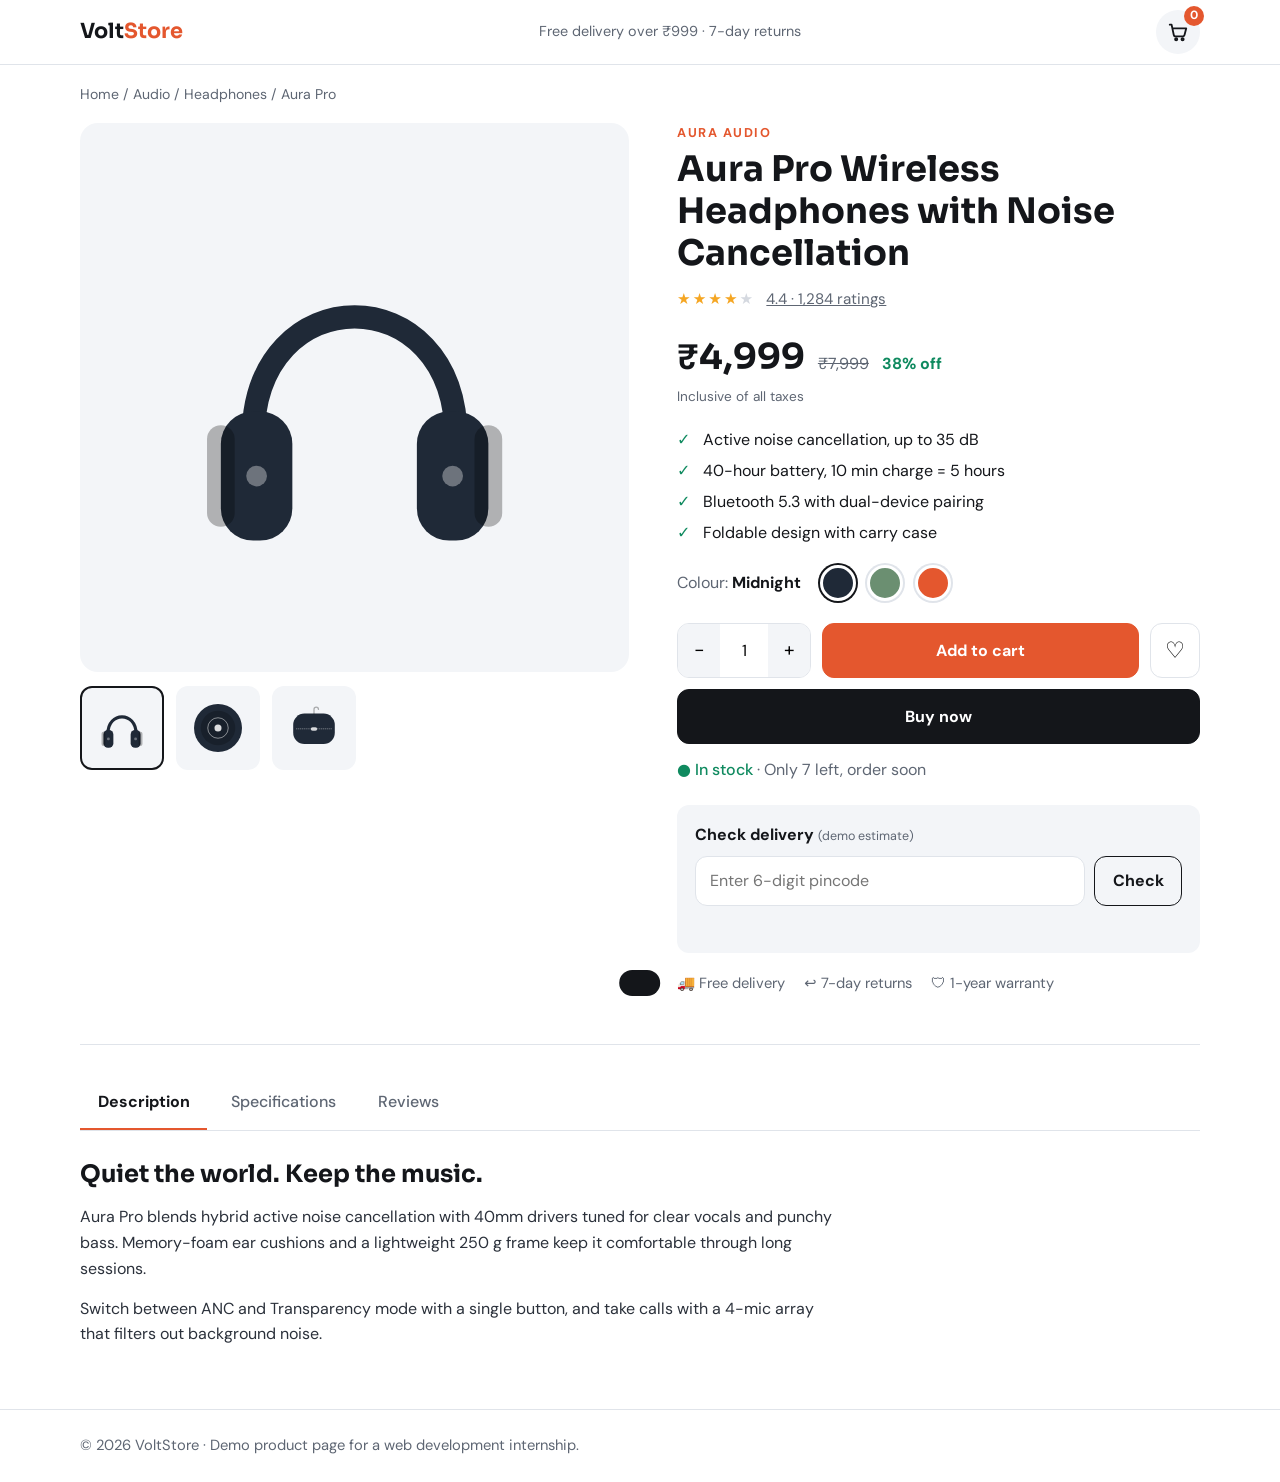
<file: index.html>
<!DOCTYPE html>
<html lang="en">
<head>
  <meta charset="UTF-8">
  <meta name="viewport" content="width=device-width, initial-scale=1">
  <title>Aura Pro Wireless Headphones | Product Page</title>
  <meta name="description" content="Aura Pro wireless headphones with active noise cancellation and 40-hour battery life.">
  <link rel="preconnect" href="https://fonts.googleapis.com">
  <link rel="preconnect" href="https://fonts.gstatic.com" crossorigin>
  <link href="https://fonts.googleapis.com/css2?family=DM+Sans:wght@400;500;700&family=Sora:wght@600;700&display=swap" rel="stylesheet">
  <link rel="stylesheet" href="style.css">
</head>
<body>
  <!-- Shared SVG art (product "photos") -->
  <svg width="0" height="0" style="position:absolute" aria-hidden="true">
    <symbol id="v1" viewBox="0 0 400 400">
      <path class="hp-stroke" d="M112 235 C112 95 288 95 288 235" fill="none" stroke-width="20" stroke-linecap="round"/>
      <rect class="hp-fill" x="84" y="212" width="62" height="112" rx="28"/>
      <rect x="72" y="224" width="24" height="88" rx="12" fill="#000" opacity=".28"/>
      <rect class="hp-fill" x="254" y="212" width="62" height="112" rx="28"/>
      <rect x="304" y="224" width="24" height="88" rx="12" fill="#000" opacity=".28"/>
      <circle cx="115" cy="268" r="9" fill="#fff" opacity=".35"/>
      <circle cx="285" cy="268" r="9" fill="#fff" opacity=".35"/>
    </symbol>
    <symbol id="v2" viewBox="0 0 400 400">
      <circle class="hp-fill" cx="200" cy="200" r="150"/>
      <circle cx="200" cy="200" r="108" fill="#000" opacity=".22"/>
      <circle cx="200" cy="200" r="64" fill="none" stroke="#fff" stroke-opacity=".5" stroke-width="6"/>
      <circle cx="200" cy="200" r="22" fill="#fff" opacity=".85"/>
      <rect x="188" y="40" width="24" height="10" rx="5" fill="#fff" opacity=".5"/>
    </symbol>
    <symbol id="v3" viewBox="0 0 400 400">
      <rect class="hp-fill" x="70" y="110" width="260" height="190" rx="70"/>
      <path d="M90 205 H310" stroke="#fff" stroke-opacity=".45" stroke-width="5" stroke-dasharray="3 9" stroke-linecap="round"/>
      <rect x="180" y="195" width="40" height="22" rx="11" fill="#fff" opacity=".8"/>
      <path d="M200 110 v-26 a14 14 0 0 1 28 0" fill="none" stroke="#000" stroke-opacity=".3" stroke-width="8" stroke-linecap="round"/>
    </symbol>
  </svg>

  <header class="top">
    <div class="wrap top-row">
      <a href="#" class="logo">Volt<span>Store</span></a>
      <p class="promo">Free delivery over ₹999 · 7-day returns</p>
      <button class="cart-btn" id="openCart" aria-label="Open cart" aria-controls="drawer" aria-haspopup="dialog">
        <svg viewBox="0 0 24 24" width="22" height="22" fill="none" stroke="currentColor" stroke-width="2" stroke-linecap="round" stroke-linejoin="round" aria-hidden="true"><path d="M3 4h2l2.4 11.2a2 2 0 0 0 2 1.6h7.7a2 2 0 0 0 2-1.5L21 8H6"/><circle cx="10" cy="20" r="1.2"/><circle cx="17" cy="20" r="1.2"/></svg>
        <span class="badge" id="cartCount">0</span>
      </button>
    </div>
  </header>

  <main class="wrap" id="main">
    <nav class="crumbs" aria-label="Breadcrumb">
      <a href="#">Home</a> / <a href="#">Audio</a> / <a href="#">Headphones</a> / <span aria-current="page">Aura Pro</span>
    </nav>

    <section class="product" id="product">
      <!-- Gallery -->
      <div class="gallery">
        <div class="stage" id="stage">
          <svg viewBox="0 0 400 400" role="img" aria-label="Product image"><use id="stageUse" href="#v1"/></svg>
        </div>
        <div class="thumbs" role="group" aria-label="Product images">
          <button class="thumb active" data-view="v1" aria-label="Front view"><svg viewBox="0 0 400 400"><use href="#v1"/></svg></button>
          <button class="thumb" data-view="v2" aria-label="Ear cup close-up"><svg viewBox="0 0 400 400"><use href="#v2"/></svg></button>
          <button class="thumb" data-view="v3" aria-label="Carry case"><svg viewBox="0 0 400 400"><use href="#v3"/></svg></button>
        </div>
      </div>

      <!-- Details -->
      <div class="info">
        <p class="brand">AURA AUDIO</p>
        <h1>Aura Pro Wireless Headphones with Noise Cancellation</h1>

        <div class="rating">
          <span class="stars" aria-label="4.4 out of 5 stars">★★★★<i>★</i></span>
          <a href="#reviews" data-tab="reviews">4.4 · 1,284 ratings</a>
        </div>

        <div class="price-row">
          <span class="price" id="price">₹4,999</span>
          <s class="mrp">₹7,999</s>
          <span class="off">38% off</span>
        </div>
        <p class="tax">Inclusive of all taxes</p>

        <ul class="highlights">
          <li>Active noise cancellation, up to 35 dB</li>
          <li>40-hour battery, 10 min charge = 5 hours</li>
          <li>Bluetooth 5.3 with dual-device pairing</li>
          <li>Foldable design with carry case</li>
        </ul>

        <fieldset class="colors">
          <legend>Colour: <b id="colorName">Midnight</b></legend>
          <label class="swatch"><input type="radio" name="color" value="Midnight" data-hex="#1F2937" checked><span style="--c:#1F2937"></span><em class="sr">Midnight</em></label>
          <label class="swatch"><input type="radio" name="color" value="Sage" data-hex="#6B8F71"><span style="--c:#6B8F71"></span><em class="sr">Sage</em></label>
          <label class="swatch"><input type="radio" name="color" value="Coral" data-hex="#E4572E"><span style="--c:#E4572E"></span><em class="sr">Coral</em></label>
        </fieldset>

        <div class="buy-row">
          <div class="qty" role="group" aria-label="Quantity">
            <button type="button" id="qMinus" aria-label="Decrease quantity">−</button>
            <input id="qty" type="number" value="1" min="1" max="10" aria-label="Quantity">
            <button type="button" id="qPlus" aria-label="Increase quantity">+</button>
          </div>
          <button class="btn primary" id="addBtn">Add to cart</button>
          <button class="wish" id="wishBtn" aria-pressed="false" aria-label="Add to wishlist">♡</button>
        </div>
        <button class="btn dark full" id="buyNow">Buy now</button>
        <p class="stock">● In stock <span>· Only 7 left, order soon</span></p>

        <div class="delivery">
          <label for="pin">Check delivery <span class="demo-note">(demo estimate)</span></label>
          <div class="pin-row">
            <input id="pin" inputmode="numeric" maxlength="6" placeholder="Enter 6-digit pincode">
            <button class="btn" id="pinBtn" type="button">Check</button>
          </div>
          <p class="pin-msg" id="pinMsg" role="status"></p>
        </div>

        <ul class="trust">
          <li>🚚 Free delivery</li>
          <li>↩ 7-day returns</li>
          <li>🛡 1-year warranty</li>
        </ul>
      </div>
    </section>

    <!-- Tabs -->
    <section class="tabs" aria-label="Product information">
      <div class="tablist" role="tablist">
        <button role="tab" id="t-desc" aria-controls="p-desc" aria-selected="true">Description</button>
        <button role="tab" id="t-specs" aria-controls="p-specs" aria-selected="false" tabindex="-1">Specifications</button>
        <button role="tab" id="t-reviews" aria-controls="p-reviews" aria-selected="false" tabindex="-1">Reviews</button>
      </div>

      <div role="tabpanel" id="p-desc" aria-labelledby="t-desc" class="panel">
        <h2>Quiet the world. Keep the music.</h2>
        <p>Aura Pro blends hybrid active noise cancellation with 40mm drivers tuned for clear vocals and punchy bass. Memory-foam ear cushions and a lightweight 250 g frame keep it comfortable through long sessions.</p>
        <p>Switch between ANC and Transparency mode with a single button, and take calls with a 4-mic array that filters out background noise.</p>
      </div>

      <div role="tabpanel" id="p-specs" aria-labelledby="t-specs" class="panel" hidden>
        <table class="specs">
          <tr><th>Driver</th><td>40 mm dynamic</td></tr>
          <tr><th>Connectivity</th><td>Bluetooth 5.3, 3.5 mm AUX</td></tr>
          <tr><th>Battery life</th><td>Up to 40 hours (ANC off)</td></tr>
          <tr><th>Charging</th><td>USB-C, 10 min = 5 hours</td></tr>
          <tr><th>Weight</th><td>250 g</td></tr>
          <tr><th>In the box</th><td>Headphones, case, USB-C cable, AUX cable</td></tr>
          <tr><th>Warranty</th><td>1 year</td></tr>
        </table>
      </div>

      <div role="tabpanel" id="p-reviews" aria-labelledby="t-reviews" class="panel" hidden>
        <!-- Sample data for demo purposes -->
        <div class="review-summary">
          <div class="score"><b>4.4</b><span class="stars">★★★★<i>★</i></span><small>1,284 ratings</small></div>
          <div class="bars">
            <div><span>5★</span><i style="--w:62%"></i><span>62%</span></div>
            <div><span>4★</span><i style="--w:21%"></i><span>21%</span></div>
            <div><span>3★</span><i style="--w:10%"></i><span>10%</span></div>
            <div><span>2★</span><i style="--w:4%"></i><span>4%</span></div>
            <div><span>1★</span><i style="--w:3%"></i><span>3%</span></div>
          </div>
        </div>
        <article class="review"><h3>Great ANC for the price <span class="stars sm">★★★★★</span></h3><p>Blocks out the bus and the fan at home. Battery easily lasts a week of commuting.</p><small>Rahul K. · Verified purchase</small></article>
        <article class="review"><h3>Comfortable all day <span class="stars sm">★★★★<i>★</i></span></h3><p>Light and soft on the ears. Bass is good, treble could be a bit sharper.</p><small>Ananya S. · Verified purchase</small></article>
        <article class="review"><h3>Good call quality <span class="stars sm">★★★★<i>★</i></span></h3><p>People can hear me clearly on calls even outdoors. Pairing with two devices works well.</p><small>Imran M. · Verified purchase</small></article>
      </div>
    </section>
  </main>

  <footer class="footer"><div class="wrap"><p>© <span id="year"></span> VoltStore · Demo product page for a web development internship.</p></div></footer>

  <!-- Cart drawer -->
  <div class="overlay" id="overlay" aria-hidden="true" hidden></div>
  <aside class="drawer" id="drawer" role="dialog" aria-modal="true" aria-labelledby="cartTitle" aria-hidden="true" tabindex="-1">
    <div class="drawer-head"><h2 id="cartTitle">Your cart</h2><button id="closeCart" aria-label="Close cart">✕</button></div>
    <ul class="cart-list" id="cartList"></ul>
    <p class="cart-empty" id="cartEmpty">Your cart is empty.</p>
    <div class="cart-foot" id="cartFoot">
      <div class="line"><span>Subtotal</span><b id="subtotal">₹0</b></div>
      <div class="line"><span>Delivery</span><b id="shipping">Free</b></div>
      <div class="line total"><span>Total</span><b id="total">₹0</b></div>
      <button class="btn primary full" id="checkout">Checkout</button>
      <button class="clear" id="clearCart">Clear cart</button>
    </div>
  </aside>

  <div class="toast" id="toast" role="status" aria-live="polite"></div>
  <script src="script.js"></script>
</body>
</html>
</file>
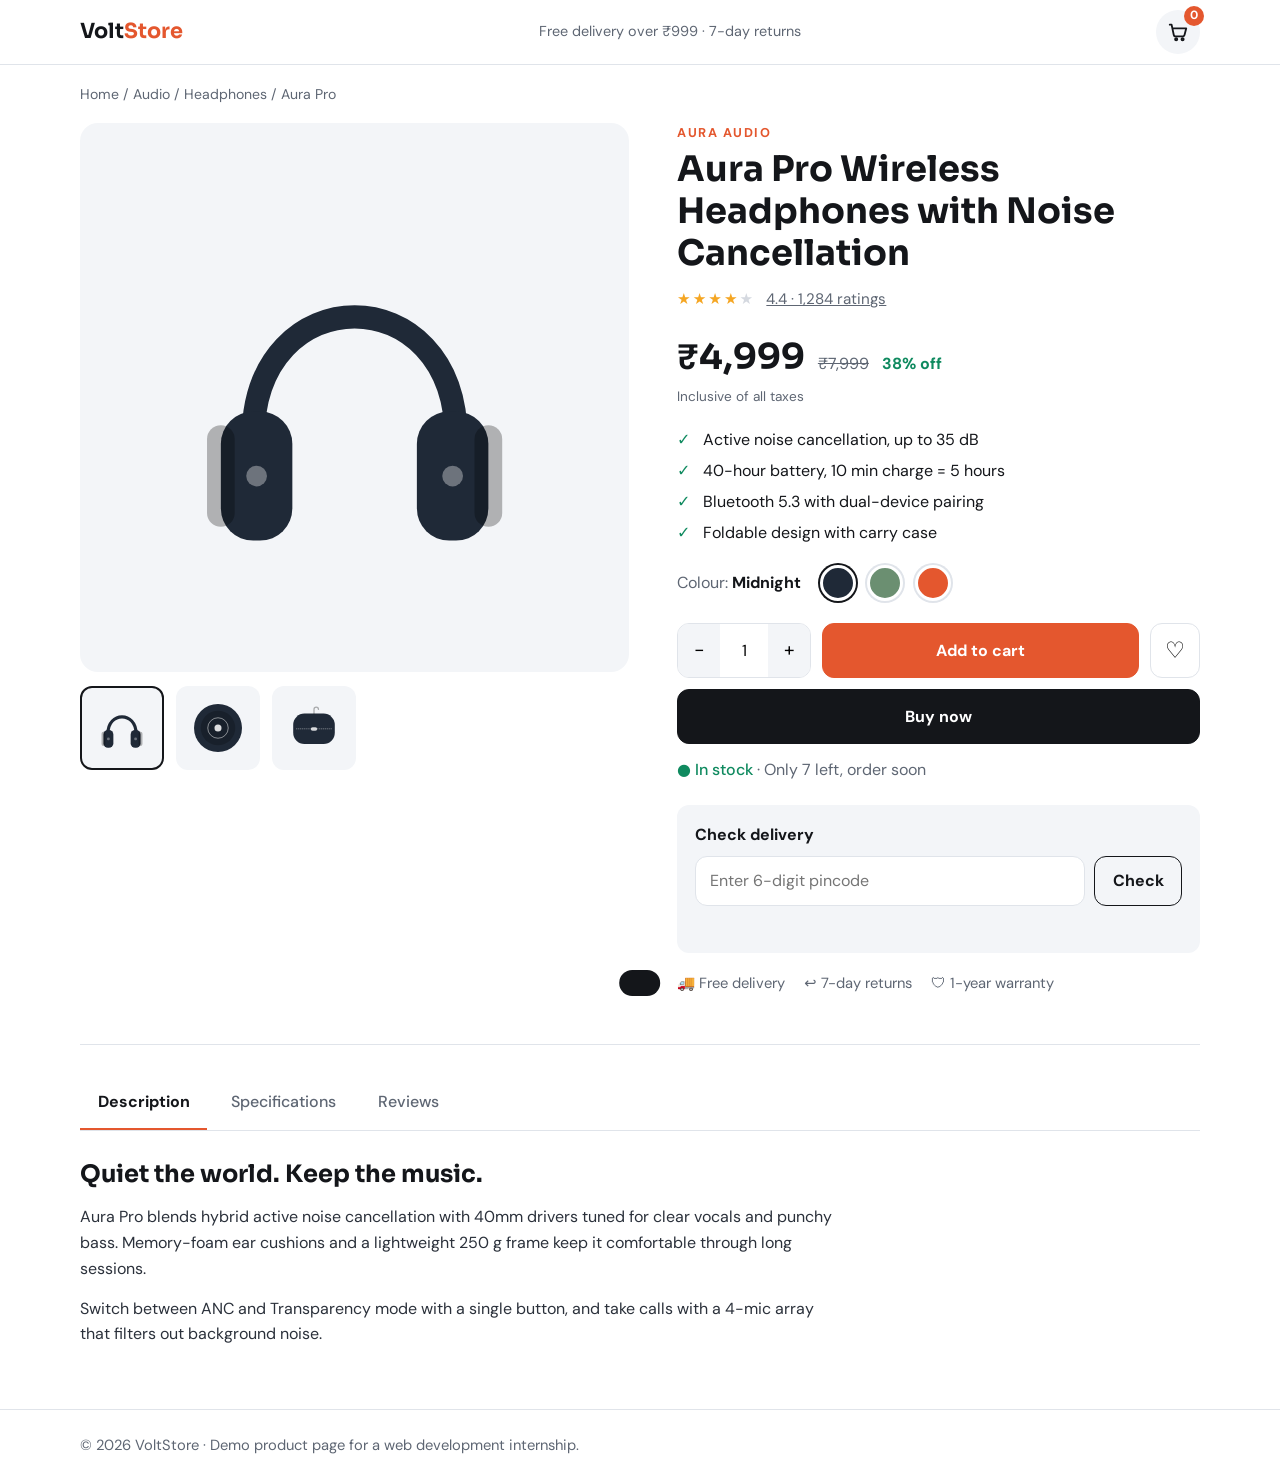
<file: index (7).html>
<!DOCTYPE html>
<html lang="en">
<head>
  <meta charset="UTF-8">
  <meta name="viewport" content="width=device-width, initial-scale=1">
  <title>Aura Pro Wireless Headphones | Product Page</title>
  <meta name="description" content="Aura Pro wireless headphones with active noise cancellation and 40-hour battery life.">
  <link rel="preconnect" href="https://fonts.googleapis.com">
  <link rel="preconnect" href="https://fonts.gstatic.com" crossorigin>
  <link href="https://fonts.googleapis.com/css2?family=DM+Sans:wght@400;500;700&family=Sora:wght@600;700&display=swap" rel="stylesheet">
  <link rel="stylesheet" href="style%20(6).css">
</head>
<body>
  <!-- Shared SVG art (product "photos") -->
  <svg width="0" height="0" style="position:absolute" aria-hidden="true">
    <symbol id="v1" viewBox="0 0 400 400">
      <path class="hp-stroke" d="M112 235 C112 95 288 95 288 235" fill="none" stroke-width="20" stroke-linecap="round"/>
      <rect class="hp-fill" x="84" y="212" width="62" height="112" rx="28"/>
      <rect x="72" y="224" width="24" height="88" rx="12" fill="#000" opacity=".28"/>
      <rect class="hp-fill" x="254" y="212" width="62" height="112" rx="28"/>
      <rect x="304" y="224" width="24" height="88" rx="12" fill="#000" opacity=".28"/>
      <circle cx="115" cy="268" r="9" fill="#fff" opacity=".35"/>
      <circle cx="285" cy="268" r="9" fill="#fff" opacity=".35"/>
    </symbol>
    <symbol id="v2" viewBox="0 0 400 400">
      <circle class="hp-fill" cx="200" cy="200" r="150"/>
      <circle cx="200" cy="200" r="108" fill="#000" opacity=".22"/>
      <circle cx="200" cy="200" r="64" fill="none" stroke="#fff" stroke-opacity=".5" stroke-width="6"/>
      <circle cx="200" cy="200" r="22" fill="#fff" opacity=".85"/>
      <rect x="188" y="40" width="24" height="10" rx="5" fill="#fff" opacity=".5"/>
    </symbol>
    <symbol id="v3" viewBox="0 0 400 400">
      <rect class="hp-fill" x="70" y="110" width="260" height="190" rx="70"/>
      <path d="M90 205 H310" stroke="#fff" stroke-opacity=".45" stroke-width="5" stroke-dasharray="3 9" stroke-linecap="round"/>
      <rect x="180" y="195" width="40" height="22" rx="11" fill="#fff" opacity=".8"/>
      <path d="M200 110 v-26 a14 14 0 0 1 28 0" fill="none" stroke="#000" stroke-opacity=".3" stroke-width="8" stroke-linecap="round"/>
    </symbol>
  </svg>

  <header class="top">
    <div class="wrap top-row">
      <a href="#" class="logo">Volt<span>Store</span></a>
      <p class="promo">Free delivery over ₹999 · 7-day returns</p>
      <button class="cart-btn" id="openCart" aria-label="Open cart">
        <svg viewBox="0 0 24 24" width="22" height="22" fill="none" stroke="currentColor" stroke-width="2" stroke-linecap="round" stroke-linejoin="round" aria-hidden="true"><path d="M3 4h2l2.4 11.2a2 2 0 0 0 2 1.6h7.7a2 2 0 0 0 2-1.5L21 8H6"/><circle cx="10" cy="20" r="1.2"/><circle cx="17" cy="20" r="1.2"/></svg>
        <span class="badge" id="cartCount">0</span>
      </button>
    </div>
  </header>

  <main class="wrap" id="main">
    <nav class="crumbs" aria-label="Breadcrumb">
      <a href="#">Home</a> / <a href="#">Audio</a> / <a href="#">Headphones</a> / <span aria-current="page">Aura Pro</span>
    </nav>

    <section class="product" id="product">
      <!-- Gallery -->
      <div class="gallery">
        <div class="stage" id="stage">
          <svg viewBox="0 0 400 400" role="img" aria-label="Product image"><use id="stageUse" href="#v1"/></svg>
        </div>
        <div class="thumbs" role="group" aria-label="Product images">
          <button class="thumb active" data-view="v1" aria-label="Front view"><svg viewBox="0 0 400 400"><use href="#v1"/></svg></button>
          <button class="thumb" data-view="v2" aria-label="Ear cup close-up"><svg viewBox="0 0 400 400"><use href="#v2"/></svg></button>
          <button class="thumb" data-view="v3" aria-label="Carry case"><svg viewBox="0 0 400 400"><use href="#v3"/></svg></button>
        </div>
      </div>

      <!-- Details -->
      <div class="info">
        <p class="brand">AURA AUDIO</p>
        <h1>Aura Pro Wireless Headphones with Noise Cancellation</h1>

        <div class="rating">
          <span class="stars" aria-label="4.4 out of 5 stars">★★★★<i>★</i></span>
          <a href="#reviews" data-tab="reviews">4.4 · 1,284 ratings</a>
        </div>

        <div class="price-row">
          <span class="price" id="price">₹4,999</span>
          <s class="mrp">₹7,999</s>
          <span class="off">38% off</span>
        </div>
        <p class="tax">Inclusive of all taxes</p>

        <ul class="highlights">
          <li>Active noise cancellation, up to 35 dB</li>
          <li>40-hour battery, 10 min charge = 5 hours</li>
          <li>Bluetooth 5.3 with dual-device pairing</li>
          <li>Foldable design with carry case</li>
        </ul>

        <fieldset class="colors">
          <legend>Colour: <b id="colorName">Midnight</b></legend>
          <label class="swatch"><input type="radio" name="color" value="Midnight" data-hex="#1F2937" checked><span style="--c:#1F2937"></span><em class="sr">Midnight</em></label>
          <label class="swatch"><input type="radio" name="color" value="Sage" data-hex="#6B8F71"><span style="--c:#6B8F71"></span><em class="sr">Sage</em></label>
          <label class="swatch"><input type="radio" name="color" value="Coral" data-hex="#E4572E"><span style="--c:#E4572E"></span><em class="sr">Coral</em></label>
        </fieldset>

        <div class="buy-row">
          <div class="qty" role="group" aria-label="Quantity">
            <button type="button" id="qMinus" aria-label="Decrease quantity">−</button>
            <input id="qty" type="number" value="1" min="1" max="10" aria-label="Quantity">
            <button type="button" id="qPlus" aria-label="Increase quantity">+</button>
          </div>
          <button class="btn primary" id="addBtn">Add to cart</button>
          <button class="wish" id="wishBtn" aria-pressed="false" aria-label="Add to wishlist">♡</button>
        </div>
        <button class="btn dark full" id="buyNow">Buy now</button>
        <p class="stock">● In stock <span>· Only 7 left, order soon</span></p>

        <div class="delivery">
          <label for="pin">Check delivery</label>
          <div class="pin-row">
            <input id="pin" inputmode="numeric" maxlength="6" placeholder="Enter 6-digit pincode">
            <button class="btn" id="pinBtn" type="button">Check</button>
          </div>
          <p class="pin-msg" id="pinMsg" role="status"></p>
        </div>

        <ul class="trust">
          <li>🚚 Free delivery</li>
          <li>↩ 7-day returns</li>
          <li>🛡 1-year warranty</li>
        </ul>
      </div>
    </section>

    <!-- Tabs -->
    <section class="tabs" aria-label="Product information">
      <div class="tablist" role="tablist">
        <button role="tab" id="t-desc" aria-controls="p-desc" aria-selected="true">Description</button>
        <button role="tab" id="t-specs" aria-controls="p-specs" aria-selected="false" tabindex="-1">Specifications</button>
        <button role="tab" id="t-reviews" aria-controls="p-reviews" aria-selected="false" tabindex="-1">Reviews</button>
      </div>

      <div role="tabpanel" id="p-desc" aria-labelledby="t-desc" class="panel">
        <h2>Quiet the world. Keep the music.</h2>
        <p>Aura Pro blends hybrid active noise cancellation with 40mm drivers tuned for clear vocals and punchy bass. Memory-foam ear cushions and a lightweight 250 g frame keep it comfortable through long sessions.</p>
        <p>Switch between ANC and Transparency mode with a single button, and take calls with a 4-mic array that filters out background noise.</p>
      </div>

      <div role="tabpanel" id="p-specs" aria-labelledby="t-specs" class="panel" hidden>
        <table class="specs">
          <tr><th>Driver</th><td>40 mm dynamic</td></tr>
          <tr><th>Connectivity</th><td>Bluetooth 5.3, 3.5 mm AUX</td></tr>
          <tr><th>Battery life</th><td>Up to 40 hours (ANC off)</td></tr>
          <tr><th>Charging</th><td>USB-C, 10 min = 5 hours</td></tr>
          <tr><th>Weight</th><td>250 g</td></tr>
          <tr><th>In the box</th><td>Headphones, case, USB-C cable, AUX cable</td></tr>
          <tr><th>Warranty</th><td>1 year</td></tr>
        </table>
      </div>

      <div role="tabpanel" id="p-reviews" aria-labelledby="t-reviews" class="panel" hidden>
        <!-- Sample data for demo purposes -->
        <div class="review-summary">
          <div class="score"><b>4.4</b><span class="stars">★★★★<i>★</i></span><small>1,284 ratings</small></div>
          <div class="bars">
            <div><span>5★</span><i style="--w:62%"></i><span>62%</span></div>
            <div><span>4★</span><i style="--w:21%"></i><span>21%</span></div>
            <div><span>3★</span><i style="--w:10%"></i><span>10%</span></div>
            <div><span>2★</span><i style="--w:4%"></i><span>4%</span></div>
            <div><span>1★</span><i style="--w:3%"></i><span>3%</span></div>
          </div>
        </div>
        <article class="review"><h3>Great ANC for the price <span class="stars sm">★★★★★</span></h3><p>Blocks out the bus and the fan at home. Battery easily lasts a week of commuting.</p><small>Rahul K. · Verified purchase</small></article>
        <article class="review"><h3>Comfortable all day <span class="stars sm">★★★★<i>★</i></span></h3><p>Light and soft on the ears. Bass is good, treble could be a bit sharper.</p><small>Ananya S. · Verified purchase</small></article>
        <article class="review"><h3>Good call quality <span class="stars sm">★★★★<i>★</i></span></h3><p>People can hear me clearly on calls even outdoors. Pairing with two devices works well.</p><small>Imran M. · Verified purchase</small></article>
      </div>
    </section>
  </main>

  <footer class="footer"><div class="wrap"><p>© <span id="year"></span> VoltStore · Demo product page for a web development internship.</p></div></footer>

  <!-- Cart drawer -->
  <div class="overlay" id="overlay" hidden></div>
  <aside class="drawer" id="drawer" aria-label="Shopping cart" aria-hidden="true">
    <div class="drawer-head"><h2>Your cart</h2><button id="closeCart" aria-label="Close cart">✕</button></div>
    <ul class="cart-list" id="cartList"></ul>
    <p class="cart-empty" id="cartEmpty">Your cart is empty.</p>
    <div class="cart-foot" id="cartFoot">
      <div class="line"><span>Subtotal</span><b id="subtotal">₹0</b></div>
      <div class="line"><span>Delivery</span><b id="shipping">Free</b></div>
      <div class="line total"><span>Total</span><b id="total">₹0</b></div>
      <button class="btn primary full" id="checkout">Checkout</button>
      <button class="clear" id="clearCart">Clear cart</button>
    </div>
  </aside>

  <div class="toast" id="toast" role="status" aria-live="polite"></div>
  <script src="script%20(4).js"></script>
</body>
</html>
</file>
<file: style.css>
:root{
  --bg:#FFFFFF; --soft:#F3F5F8; --ink:#14161A; --muted:#5E6673; --line:#E0E4EA;
  --accent:#E4572E; --accent-d:#C8431E; --ok:#0F8A5F; --star:#F5A623;
  --hp:#1F2937; --r:12px;
  --font:"DM Sans","Segoe UI",system-ui,sans-serif; --display:"Sora","DM Sans","Segoe UI",sans-serif;
}
*{box-sizing:border-box;margin:0;padding:0}
body{font-family:var(--font);color:var(--ink);background:var(--bg);line-height:1.6;font-size:1rem}
ul{list-style:none} a{color:inherit} button{font:inherit;cursor:pointer}
:focus-visible{outline:3px solid #2F6BFF;outline-offset:2px;border-radius:6px}
.wrap{width:min(1120px,100% - 2rem);margin-inline:auto}
.sr{position:absolute;width:1px;height:1px;overflow:hidden;clip:rect(0 0 0 0)}

/* Top bar */
.top{border-bottom:1px solid var(--line);position:sticky;top:0;background:var(--bg);z-index:20}
.top-row{display:flex;align-items:center;justify-content:space-between;height:64px;gap:1rem}
.logo{font-family:var(--display);font-weight:700;font-size:1.3rem;text-decoration:none}
.logo span{color:var(--accent)}
.promo{color:var(--muted);font-size:.9rem}
.cart-btn{position:relative;background:var(--soft);border:none;border-radius:50%;width:44px;height:44px;display:grid;place-items:center;color:var(--ink)}
.badge{position:absolute;top:-4px;right:-4px;min-width:20px;height:20px;border-radius:10px;background:var(--accent);color:#fff;font-size:.75rem;font-weight:700;display:grid;place-items:center;padding:0 5px}
.badge.bump{animation:bump .3s}
@keyframes bump{50%{transform:scale(1.35)}}

.crumbs{font-size:.88rem;color:var(--muted);padding:1.1rem 0}
.crumbs a{text-decoration:none}.crumbs a:hover{text-decoration:underline}

/* Product layout */
.product{display:grid;grid-template-columns:1.05fr 1fr;gap:3rem;padding-bottom:3rem}
.stage{background:var(--soft);border-radius:18px;aspect-ratio:1;display:grid;place-items:center;padding:8%;cursor:zoom-in;overflow:hidden}
.stage svg{width:100%;height:100%;transition:transform .35s}
.stage:hover svg{transform:scale(1.12)}
.thumbs{display:flex;gap:.75rem;margin-top:.9rem}
.thumb{width:84px;height:84px;background:var(--soft);border:2px solid transparent;border-radius:var(--r);padding:8px}
.thumb.active{border-color:var(--ink)}
.hp-fill{fill:var(--hp)} .hp-stroke{stroke:var(--hp)}

.brand{color:var(--accent);font-weight:700;letter-spacing:.12em;font-size:.8rem}
h1{font-family:var(--display);font-size:clamp(1.6rem,3.2vw,2.2rem);line-height:1.2;margin:.3rem 0 .8rem}
.rating{display:flex;gap:.7rem;align-items:center;font-size:.95rem}
.rating a{color:var(--muted)}
.stars{color:var(--star);letter-spacing:2px}.stars i{font-style:normal;color:#D5D9E0}.stars.sm{font-size:.85rem;margin-left:.5rem}
.price-row{display:flex;align-items:baseline;gap:.8rem;margin-top:1.1rem;flex-wrap:wrap}
.price{font-family:var(--display);font-size:2.2rem;font-weight:700}
.mrp{color:var(--muted)}
.off{color:var(--ok);font-weight:700}
.tax{color:var(--muted);font-size:.85rem}
.highlights{margin:1.2rem 0;display:grid;gap:.35rem}
.highlights li{padding-left:1.6rem;position:relative}
.highlights li::before{content:"✓";position:absolute;left:0;color:var(--ok);font-weight:700}

.colors{border:none;margin:1rem 0 1.4rem;display:flex;align-items:center;gap:.7rem;flex-wrap:wrap}
.colors legend{float:left;margin-right:.5rem;color:var(--muted)}
.colors legend b{color:var(--ink)}
.swatch input{position:absolute;opacity:0}
.swatch span{display:block;width:36px;height:36px;border-radius:50%;background:var(--c);border:3px solid var(--bg);box-shadow:0 0 0 2px var(--line);cursor:pointer;transition:box-shadow .15s}
.swatch input:checked + span{box-shadow:0 0 0 2px var(--ink)}
.swatch input:focus-visible + span{outline:3px solid #2F6BFF;outline-offset:3px}

.buy-row{display:flex;gap:.7rem;align-items:stretch;margin-bottom:.7rem}
.qty{display:flex;border:1.5px solid var(--line);border-radius:var(--r);overflow:hidden}
.qty button{width:42px;background:var(--soft);border:none;font-size:1.2rem}
.qty input{width:48px;text-align:center;border:none;font:inherit;-moz-appearance:textfield}
.qty input::-webkit-inner-spin-button{appearance:none}
.btn{padding:.85rem 1.4rem;border-radius:var(--r);border:1.5px solid var(--ink);background:transparent;color:var(--ink);font-weight:700;transition:transform .15s,background .15s}
.btn:hover{transform:translateY(-1px)}
.btn.primary{background:var(--accent);border-color:var(--accent);color:#fff;flex:1}
.btn.primary:hover{background:var(--accent-d)}
.btn.dark{background:var(--ink);color:#fff}
.btn.full{width:100%}
.wish{width:50px;border:1.5px solid var(--line);background:var(--bg);border-radius:var(--r);font-size:1.4rem}
.wish[aria-pressed="true"]{color:var(--accent);border-color:var(--accent)}
.stock{margin-top:.8rem;color:var(--ok);font-weight:500}.stock span{color:var(--muted);font-weight:400}

.delivery{margin-top:1.4rem;padding:1.1rem;background:var(--soft);border-radius:var(--r)}
.delivery label{font-weight:700;display:block;margin-bottom:.5rem}
.pin-row{display:flex;gap:.6rem}
.pin-row input{flex:1;font:inherit;padding:.7rem .9rem;border:1.5px solid var(--line);border-radius:var(--r)}
.pin-row .btn{padding:.7rem 1.1rem}
.pin-msg{margin-top:.5rem;min-height:1.4em;font-size:.95rem}.pin-msg.ok{color:var(--ok)}.pin-msg.bad{color:#C0243B}
.trust{display:flex;gap:1.2rem;flex-wrap:wrap;margin-top:1.2rem;color:var(--muted);font-size:.92rem}

/* Tabs */
.tabs{border-top:1px solid var(--line);padding:2rem 0 3rem}
.tablist{display:flex;gap:.4rem;border-bottom:1px solid var(--line);margin-bottom:1.5rem;overflow-x:auto}
.tablist button{background:none;border:none;padding:.8rem 1.1rem;font-weight:500;color:var(--muted);border-bottom:3px solid transparent;margin-bottom:-1px;white-space:nowrap}
.tablist button[aria-selected="true"]{color:var(--ink);border-color:var(--accent);font-weight:700}
.panel{max-width:760px}.panel[hidden]{display:none}
.panel h2{font-family:var(--display);margin-bottom:.7rem}
.panel p{margin-bottom:.9rem;color:#2B313B}
.specs{width:100%;border-collapse:collapse}
.specs th,.specs td{text-align:left;padding:.75rem .5rem;border-bottom:1px solid var(--line)}
.specs th{width:35%;color:var(--muted);font-weight:500}
.review-summary{display:flex;gap:2.5rem;flex-wrap:wrap;margin-bottom:1.5rem;align-items:center}
.score{display:grid;gap:.1rem}.score b{font-family:var(--display);font-size:2.6rem;line-height:1}.score small{color:var(--muted)}
.bars{flex:1;min-width:240px;display:grid;gap:.35rem;font-size:.88rem}
.bars div{display:grid;grid-template-columns:30px 1fr 38px;gap:.6rem;align-items:center}
.bars i{height:8px;border-radius:4px;background:var(--line);position:relative;overflow:hidden}
.bars i::after{content:"";position:absolute;inset:0 auto 0 0;width:var(--w);background:var(--star)}
.review{padding:1.1rem 0;border-top:1px solid var(--line)}
.review h3{font-size:1.02rem}.review p{margin:.3rem 0}.review small{color:var(--muted)}

.footer{border-top:1px solid var(--line);padding:1.5rem 0;color:var(--muted);font-size:.92rem}

/* Cart drawer */
.overlay{position:fixed;inset:0;background:rgba(10,14,22,.5);z-index:40}
.overlay[hidden]{display:none}
.drawer{position:fixed;top:0;right:0;height:100%;width:min(420px,100%);background:var(--bg);z-index:50;display:flex;flex-direction:column;transform:translateX(100%);visibility:hidden;transition:transform .3s,visibility 0s .3s;box-shadow:-8px 0 30px rgba(0,0,0,.15)}
.drawer.open{transform:none;visibility:visible;transition-delay:0s}
.drawer-head{display:flex;justify-content:space-between;align-items:center;padding:1.1rem 1.3rem;border-bottom:1px solid var(--line)}
.drawer-head h2{font-family:var(--display);font-size:1.2rem}
.drawer-head button{background:none;border:none;font-size:1.2rem;width:36px;height:36px}
.cart-list{flex:1;overflow-y:auto;padding:0 1.3rem}
.cart-item{display:grid;grid-template-columns:76px 1fr auto;gap:.9rem;padding:1.1rem 0;border-bottom:1px solid var(--line)}
.cart-item .pic{background:var(--soft);border-radius:10px;padding:6px;height:76px}
.cart-item h3{font-size:.98rem;line-height:1.3}
.cart-item small{color:var(--muted)}
.mini-qty{display:inline-flex;border:1px solid var(--line);border-radius:8px;margin-top:.4rem;overflow:hidden}
.mini-qty button{width:30px;height:30px;background:var(--soft);border:none}
.mini-qty span{min-width:30px;text-align:center;line-height:30px}
.cart-item .right{text-align:right;display:flex;flex-direction:column;justify-content:space-between;align-items:flex-end}
.remove{background:none;border:none;color:var(--muted);font-size:.85rem;text-decoration:underline}
.cart-empty{padding:2rem 1.3rem;color:var(--muted)}
.cart-foot{padding:1.2rem 1.3rem;border-top:1px solid var(--line);display:grid;gap:.5rem}
.line{display:flex;justify-content:space-between}.line.total{font-size:1.15rem;margin:.2rem 0 .6rem}
.clear{background:none;border:none;color:var(--muted);text-decoration:underline;justify-self:center}

.toast{position:fixed;left:50%;bottom:1.5rem;transform:translate(-50%,120px);background:var(--ink);color:#fff;padding:.8rem 1.3rem;border-radius:999px;z-index:60;transition:transform .3s;max-width:90%}
.toast.show{transform:translate(-50%,0)}

@media (max-width:860px){
  .product{grid-template-columns:1fr;gap:1.5rem}
  .promo{display:none}
}
@media (prefers-reduced-motion:reduce){*{transition:none!important;animation:none!important}}


/* Small interaction and accessibility refinements */
.thumb{transition:border-color .18s,transform .18s}
.thumb:hover{transform:translateY(-2px)}
.qty input:focus-visible,.pin-row input:focus-visible{outline:3px solid #2F6BFF;outline-offset:2px}
.demo-note{font-size:.78rem;font-weight:400;color:var(--muted)}
.drawer{overscroll-behavior:contain}
.cart-list{overscroll-behavior:contain}
.cart-item .mini-qty button:hover{background:var(--line)}
.remove:hover,.clear:hover{text-decoration:none;color:var(--accent)}
.btn:active,.cart-btn:active,.wish:active{transform:scale(.98)}
@media (max-width:480px){
  .buy-row{gap:.45rem;flex-wrap:wrap}
  .buy-row .qty{flex:0 0 auto}
  .buy-row .btn.primary{min-width:0}
  .buy-row .wish{flex:0 0 46px}
  .trust{gap:.65rem 1rem}
  .drawer-head,.cart-foot{padding-inline:1rem}
  .cart-list{padding-inline:1rem}
}
</file>
